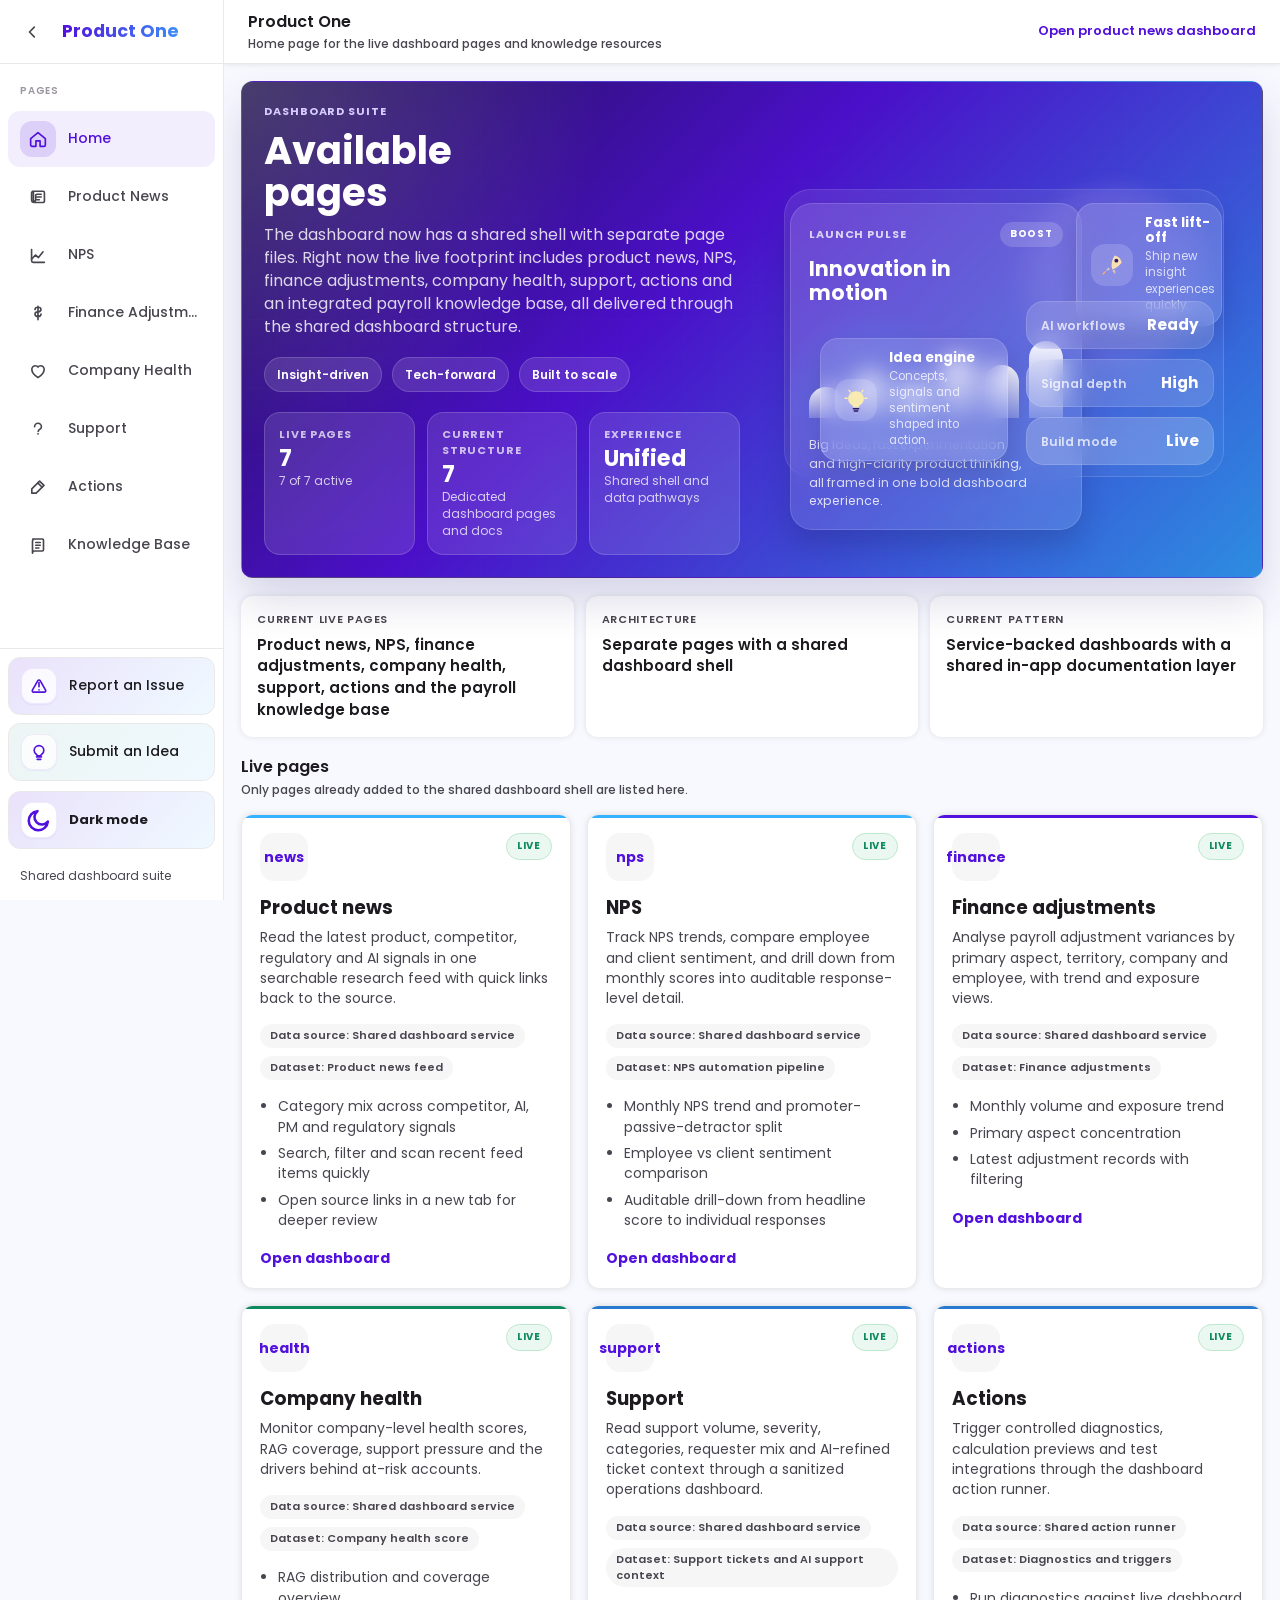
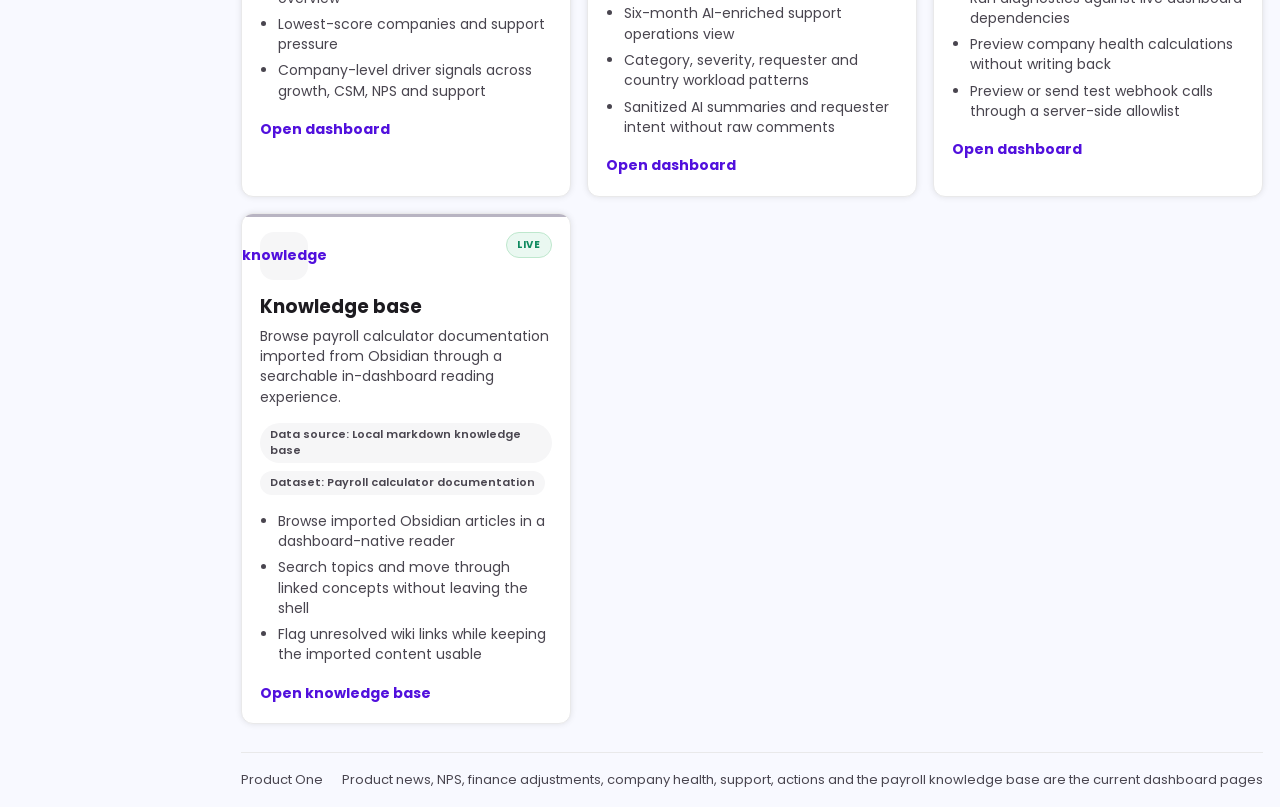
<file: index.html>
<!DOCTYPE html>
<html lang="en">
<head>
<meta charset="UTF-8">
<meta name="viewport" content="width=device-width, initial-scale=1.0">
<title>Product One | Home</title>
<link rel="preconnect" href="https://fonts.googleapis.com">
<link rel="preconnect" href="https://fonts.gstatic.com" crossorigin>
<link href="https://fonts.googleapis.com/css2?family=Poppins:wght@400;500;600;700&display=swap" rel="stylesheet">
<link rel="stylesheet" href="styles.css?v=20260508-sidebar1">
</head>
<body>
<div class="shell">
  <div id="sidebar-root"></div>
  <main class="app">
    <header class="app-header">
      <div class="header-left">
        <div class="logo">Product One</div>
        <div class="header-sub">Home page for the live dashboard pages and knowledge resources</div>
      </div>
      <a class="header-link" href="product-news.html">Open product news dashboard</a>
    </header>
    <section class="app-main">
      <div class="tab-content">
        <section class="page-hero home-banner">
          <div class="home-banner-copy">
            <div class="eyebrow">Dashboard suite</div>
            <h1 class="page-hero-title">Available pages</h1>
            <p class="page-hero-copy">
              The dashboard now has a shared shell with separate page files. Right now the live footprint includes product news, NPS, finance adjustments, company health, support, actions and an integrated payroll knowledge base, all delivered through the shared dashboard structure.
            </p>
            <div class="home-banner-tag-row">
              <span class="home-banner-tag">Insight-driven</span>
              <span class="home-banner-tag">Tech-forward</span>
              <span class="home-banner-tag">Built to scale</span>
            </div>
            <div class="home-banner-stats" id="hero-stats"></div>
          </div>
          <div class="home-banner-scene" aria-hidden="true">
            <div class="banner-grid"></div>
            <div class="banner-glow glow-a"></div>
            <div class="banner-glow glow-b"></div>

            <div class="banner-card banner-card-primary">
              <div class="banner-card-header">
                <span class="banner-card-label">Launch pulse</span>
                <span class="banner-card-pill">Boost</span>
              </div>
              <div class="banner-card-title">Innovation in motion</div>
              <div class="banner-bars">
                <span class="banner-bar bar-1"></span>
                <span class="banner-bar bar-2"></span>
                <span class="banner-bar bar-3"></span>
                <span class="banner-bar bar-4"></span>
                <span class="banner-bar bar-5"></span>
                <span class="banner-bar bar-6"></span>
              </div>
              <p class="banner-card-copy">Big ideas, fast experimentation and high-clarity product thinking, all framed in one bold dashboard experience.</p>
            </div>

            <div class="banner-floating banner-floating-rocket">
              <div class="banner-floating-icon">
                <svg viewBox="0 0 64 64" fill="none" aria-hidden="true">
                  <path d="M38 10C47 12 53 18 54 27C48 34 42 39 33 42C29 33 31 22 38 10Z" fill="currentColor" opacity="0.95"/>
                  <path d="M24 37L18 45L27 43L24 37Z" fill="currentColor" opacity="0.7"/>
                  <path d="M32 45L40 53L39 43L32 45Z" fill="currentColor" opacity="0.65"/>
                  <circle cx="42" cy="22" r="4.5" fill="#2D1A67"/>
                  <path d="M18 45C17 50 13 53 9 55C11 51 14 47 18 45Z" fill="#FDB26B"/>
                </svg>
              </div>
              <div class="banner-floating-copy">
                <strong>Fast lift-off</strong>
                <span>Ship new insight experiences quickly.</span>
              </div>
            </div>

            <div class="banner-floating banner-floating-idea">
              <div class="banner-floating-icon idea">
                <svg viewBox="0 0 64 64" fill="none" aria-hidden="true">
                  <path d="M32 12C21.5 12 14 19.5 14 29C14 35 17.1 40.1 22.3 43.5C24.2 44.8 25.5 47 25.7 49.2H38.3C38.5 47 39.8 44.8 41.7 43.5C46.9 40.1 50 35 50 29C50 19.5 42.5 12 32 12Z" fill="currentColor" opacity="0.9"/>
                  <path d="M26 52H38" stroke="#2D1A67" stroke-width="3.5" stroke-linecap="round"/>
                  <path d="M28 57H36" stroke="#2D1A67" stroke-width="3.5" stroke-linecap="round"/>
                  <path d="M19 14L16 10" stroke="currentColor" stroke-width="3" stroke-linecap="round"/>
                  <path d="M45 14L48 10" stroke="currentColor" stroke-width="3" stroke-linecap="round"/>
                  <path d="M12 28H7" stroke="currentColor" stroke-width="3" stroke-linecap="round"/>
                  <path d="M57 28H52" stroke="currentColor" stroke-width="3" stroke-linecap="round"/>
                </svg>
              </div>
              <div class="banner-floating-copy">
                <strong>Idea engine</strong>
                <span>Concepts, signals and sentiment shaped into action.</span>
              </div>
            </div>

            <div class="banner-tech-panel">
              <div class="banner-tech-chip">
                <span>AI workflows</span>
                <strong>Ready</strong>
              </div>
              <div class="banner-tech-chip">
                <span>Signal depth</span>
                <strong>High</strong>
              </div>
              <div class="banner-tech-chip accent">
                <span>Build mode</span>
                <strong>Live</strong>
              </div>
            </div>
          </div>
        </section>

        <section class="info-strip">
          <div class="info-strip-item">
            <span class="info-strip-label">Current live pages</span>
            <span class="info-strip-value">Product news, NPS, finance adjustments, company health, support, actions and the payroll knowledge base</span>
          </div>
          <div class="info-strip-item">
            <span class="info-strip-label">Architecture</span>
            <span class="info-strip-value">Separate pages with a shared dashboard shell</span>
          </div>
          <div class="info-strip-item">
            <span class="info-strip-label">Current pattern</span>
            <span class="info-strip-value">Service-backed dashboards with a shared in-app documentation layer</span>
          </div>
        </section>

        <section class="section-header">
          <div>
            <h2 class="section-title">Live pages</h2>
            <p class="section-sub">Only pages already added to the shared dashboard shell are listed here.</p>
          </div>
        </section>

        <section class="dashboard-card-grid" id="dashboard-card-grid"></section>

        <section class="home-footer-note">
          <span>Product One</span>
          <span>Product news, NPS, finance adjustments, company health, support, actions and the payroll knowledge base are the current dashboard pages</span>
        </section>
      </div>
    </section>
  </main>
</div>

<script>
  window.__PUBLIC_CONFIG__ = {
    appEnv: 'production',
    apiBaseUrl: 'https://toajcgsenjhtkmhisqkz.supabase.co/functions/v1',
  };
</script>
<script src="dashboard-pages.js?v=20260508-sidebar1"></script>
<script type="module" src="src/services/dashboard-api.browser.js?v=20260508-feedback4"></script>
<script>
  document.getElementById('sidebar-root').outerHTML = window.renderSidebar('home');

  const stats = window.getDashboardStats();
  document.getElementById('hero-stats').innerHTML = `
    <div class="home-banner-stat">
      <span class="home-banner-stat-label">Live pages</span>
      <strong class="home-banner-stat-value">${stats.liveDashboards}</strong>
      <span class="home-banner-stat-meta">${stats.liveDashboards} of ${stats.totalDashboards} active</span>
    </div>
    <div class="home-banner-stat">
      <span class="home-banner-stat-label">Current structure</span>
      <strong class="home-banner-stat-value">${stats.totalDashboards}</strong>
      <span class="home-banner-stat-meta">Dedicated dashboard pages and docs</span>
    </div>
    <div class="home-banner-stat">
      <span class="home-banner-stat-label">Experience</span>
      <strong class="home-banner-stat-value">Unified</strong>
      <span class="home-banner-stat-meta">Shared shell and data pathways</span>
    </div>
  `;

  const cards = window.DASHBOARD_PAGES
    .filter(page => page.id !== 'home')
    .map(page => {
      const meta = page.id === 'product-news'
        ? ['Data source: Shared dashboard service', 'Dataset: Product news feed']
        : page.id === 'nps'
        ? ['Data source: Shared dashboard service', 'Dataset: NPS automation pipeline']
        : page.id === 'company-health'
        ? ['Data source: Shared dashboard service', 'Dataset: Company health score']
        : page.id === 'support'
        ? ['Data source: Shared dashboard service', 'Dataset: Support tickets and AI support context']
        : page.id === 'actions'
        ? ['Data source: Shared action runner', 'Dataset: Diagnostics and triggers']
        : page.id === 'knowledge-base'
        ? ['Data source: Local markdown knowledge base', 'Dataset: Payroll calculator documentation']
        : ['Data source: Shared dashboard service', 'Dataset: Finance adjustments'];
      const highlights = page.id === 'product-news'
        ? [
            'Category mix across competitor, AI, PM and regulatory signals',
            'Search, filter and scan recent feed items quickly',
            'Open source links in a new tab for deeper review',
          ]
        : page.id === 'nps'
        ? [
            'Monthly NPS trend and promoter-passive-detractor split',
            'Employee vs client sentiment comparison',
            'Auditable drill-down from headline score to individual responses',
          ]
        : page.id === 'company-health'
        ? [
            'RAG distribution and coverage overview',
            'Lowest-score companies and support pressure',
            'Company-level driver signals across growth, CSM, NPS and support',
          ]
        : page.id === 'support'
        ? [
            'Six-month AI-enriched support operations view',
            'Category, severity, requester and country workload patterns',
            'Sanitized AI summaries and requester intent without raw comments',
          ]
        : page.id === 'actions'
        ? [
            'Run diagnostics against live dashboard dependencies',
            'Preview company health calculations without writing back',
            'Preview or send test webhook calls through a server-side allowlist',
          ]
        : page.id === 'knowledge-base'
        ? [
            'Browse imported Obsidian articles in a dashboard-native reader',
            'Search topics and move through linked concepts without leaving the shell',
            'Flag unresolved wiki links while keeping the imported content usable',
          ]
        : [
            'Monthly volume and exposure trend',
            'Primary aspect concentration',
            'Latest adjustment records with filtering',
          ];
      return `
        <article class="dashboard-card ${page.accentClass}">
          <div class="dashboard-card-top">
            <div class="dashboard-card-icon">${page.icon}</div>
            <span class="status-pill live">Live</span>
          </div>
          <h3 class="dashboard-card-title">${page.cardTitle}</h3>
          <p class="dashboard-card-copy">${page.description}</p>
          <div class="dashboard-card-meta">
            <span>${meta[0]}</span>
            <span>${meta[1]}</span>
          </div>
          <ul class="dashboard-highlight-list">
            <li>${highlights[0]}</li>
            <li>${highlights[1]}</li>
            <li>${highlights[2]}</li>
          </ul>
          <a class="dashboard-card-link" href="${page.href}">${page.id === 'knowledge-base' ? 'Open knowledge base' : 'Open dashboard'}</a>
        </article>
      `;
    })
    .join('');

  document.getElementById('dashboard-card-grid').innerHTML = cards;
</script>
</body>
</html>
</file>
<file: styles.css>
/* ── Playroll Design Tokens ── */
:root {
  --color-primary-light:   #AF91EF;
  --color-primary-main:    #5110DD;
  --color-primary-dark:    #3A0B9D;

  --color-secondary-main:  #36B1FF;

  --color-error-main:    #F44336;
  --color-success-main:  #66BB6A;
  --color-warning-main:  #FFA726;

  --text-primary:   #1D1B20;
  --text-secondary: #49454F;
  --text-disabled:  #9C96A2;

  --bg-default: #F8F9FF;
  --bg-paper:   #FFFFFF;

  --container-outline:         #7A757F;
  --container-outline-variant: #CAC4CF;
  --surface-low:    #F6F6F7;
  --surface-high:   #E9E9EA;
  --surface-highest:#DADADC;

  --shadow-elevation: 0px 0px 6px rgba(0,0,0,0.1);
  --shadow-menu:      1px 1px 6px 0 #D4D4D4;

  --radius:        12px;
  --radius-sm:     10px;
  --radius-chip:   16px;

  --font: 'Poppins', 'Roboto', sans-serif;

  --chart-text: #49454F;
  --chart-grid: #E9E9EA;
  --chart-bar: #5110DDAA;
  --chart-bar-border: #5110DD;
  --chart-line: #36B1FF;
  --chart-fill: #36B1FF22;
}

body[data-theme="dark"]{
  --text-primary:#F6F4FB;
  --text-secondary:#B6B3C7;
  --text-disabled:#8A8597;

  --bg-default:#0E1120;
  --bg-paper:#171B2E;

  --container-outline:#59607A;
  --container-outline-variant:#373D54;
  --surface-low:#1F2439;
  --surface-high:#2A3148;
  --surface-highest:#39405C;

  --shadow-elevation:0px 14px 36px rgba(0,0,0,0.34);
  --shadow-menu:0px 12px 30px rgba(0,0,0,0.28);

  --chart-text:#D7D2E6;
  --chart-grid:#363E56;
  --chart-bar:#8B6CFFAA;
  --chart-bar-border:#AF91EF;
  --chart-line:#55C6FF;
  --chart-fill:#55C6FF22;
}

*{box-sizing:border-box;margin:0;padding:0}
body{
  background:var(--bg-default);
  color:var(--text-primary);
  font-family:var(--font);
  font-size:0.875rem;
  font-weight:400;
  line-height:1.45;
}
button,select,input{font-family:inherit}

/* ── Layout ── */
.shell{display:flex;min-height:100vh}
.app{flex:1;min-width:0;display:flex;flex-direction:column;overflow:hidden}
.app-header{
  background:var(--bg-paper);
  border-bottom:1px solid var(--surface-high);
  padding:0 24px;
  height:64px;
  display:flex;align-items:center;justify-content:space-between;
  position:sticky;top:0;z-index:100;
  box-shadow:var(--shadow-elevation);
}
.header-left{display:flex;flex-direction:column;gap:2px}
.logo{font-size:1rem;font-weight:600;color:var(--text-primary)}
.header-sub{font-size:0.75rem;font-weight:500;color:var(--text-secondary)}
.app-main{flex:1;padding:clamp(14px,1.35vw,18px);overflow-y:auto}
.tab-content{max-width:1400px;margin:0 auto}
.tab-content-docs{max-width:1680px}

/* ── Sidebar ── */
.sidebar{
  background:var(--bg-paper);
  border-right:1px solid var(--surface-high);
  display:flex;flex-direction:column;flex-shrink:0;
  height:100vh;position:sticky;top:0;
  transition:width 0.2s ease;
  overflow:hidden;z-index:200;
}
.sidebar.open{width:224px}
.sidebar.closed{width:72px}
.sidebar-logo-row{
  height:64px;display:flex;align-items:center;
  padding:0 12px;gap:10px;
  border-bottom:1px solid var(--surface-high);
  flex-shrink:0;overflow:hidden;
}
.sidebar-wordmark{
  font-size:1.1rem;font-weight:700;
  background:linear-gradient(90deg,#5110DD,#36B1FF);
  -webkit-background-clip:text;-webkit-text-fill-color:transparent;
  white-space:nowrap;flex:1;overflow:hidden;
}
.sidebar-toggle{
  flex-shrink:0;
  width:40px;
  height:40px;
  background:none;border:none;cursor:pointer;
  color:var(--text-secondary);padding:0;
  border-radius:12px;display:flex;align-items:center;justify-content:center;
  transition:background .15s,color .15s;
}
.sidebar-toggle:hover{background:var(--surface-low);color:var(--text-primary)}
.theme-toggle{
  width:100%;
  border:none;
  background:linear-gradient(135deg,rgba(81,16,221,0.12),rgba(54,177,255,0.08));
  border:1px solid var(--surface-high);
  border-radius:var(--radius);
  padding:10px 12px;
  display:flex;
  align-items:center;
  gap:12px;
  cursor:pointer;
  color:var(--text-primary);
  transition:transform .12s ease, border-color .12s ease, background .12s ease;
  margin-bottom:10px;
}
.feedback-launcher{
  display:flex;
  flex-direction:column;
  gap:8px;
  margin-bottom:10px;
}
.theme-toggle:hover{
  transform:translateY(-1px);
  border-color:var(--container-outline);
  background:linear-gradient(135deg,rgba(81,16,221,0.18),rgba(54,177,255,0.12));
}
.theme-toggle-icon{
  width:36px;
  height:36px;
  display:inline-flex;
  align-items:center;
  justify-content:center;
  border-radius:12px;
  background:var(--bg-paper);
  color:var(--color-primary-main);
  font-size:1rem;
  flex-shrink:0;
  border:1px solid rgba(81,16,221,0.08);
  box-shadow:0 1px 2px rgba(81,16,221,0.06);
}
.theme-toggle-copy{
  display:flex;
  flex-direction:row;
  align-items:center;
  gap:0;
  min-width:0;
}
.theme-toggle-label{
  font-size:0.8125rem;
  font-weight:700;
  color:var(--text-primary);
  line-height:1.2;
}
.theme-toggle-state{
  display:none;
}
.sidebar-section-label{
  font-size:0.625rem;font-weight:600;
  color:var(--text-disabled);text-transform:uppercase;letter-spacing:.08em;
  padding:12px 20px 4px;white-space:nowrap;overflow:hidden;
  transition:opacity .15s ease;
}
.sidebar-nav-stack{flex:1;overflow-y:auto;padding:8px 0}
.sidebar-nav{padding:8px;display:flex;flex-direction:column;gap:2px}
.nav-item{
  display:flex;align-items:center;gap:12px;
  min-height:48px;
  padding:10px 12px;border-radius:var(--radius);
  cursor:pointer;border:none;background:none;
  color:var(--text-secondary);font-family:var(--font);
  font-size:0.875rem;font-weight:500;text-align:left;
  transition:background .15s,color .15s,border-color .15s;white-space:nowrap;overflow:hidden;
  width:100%;
  text-decoration:none;
  position:relative;
}
.nav-item:hover{background:var(--surface-low);color:var(--text-primary)}
.nav-item.active{background:#5110DD12;color:var(--color-primary-main)}
.nav-icon{
  flex-shrink:0;
  width:36px;
  height:36px;
  display:flex;
  align-items:center;
  justify-content:center;
  border-radius:12px;
  background:transparent;
  color:currentColor;
  transition:background .15s ease,color .15s ease,border-color .15s ease;
}
.nav-icon svg{
  width:22px;
  height:22px;
  display:block;
}
.nav-item:hover .nav-icon{
  background:rgba(81,16,221,0.08);
  color:var(--text-primary);
}
.nav-item.active .nav-icon{
  background:rgba(81,16,221,0.14);
  color:var(--color-primary-main);
}
.nav-label{overflow:hidden;text-overflow:ellipsis;white-space:nowrap}
.sidebar-divider{height:1px;background:var(--surface-high);margin:4px 8px}
.sidebar-footer{padding:8px;border-top:1px solid var(--surface-high)}
.sidebar-footnote{font-size:0.75rem;color:var(--text-secondary);padding:8px 12px}
.nav-action-item{
  border:1px solid var(--surface-high);
  background:linear-gradient(135deg,rgba(81,16,221,0.12),rgba(54,177,255,0.08));
  color:var(--text-primary);
}
.nav-action-item.secondary{
  background:linear-gradient(135deg,rgba(17,132,96,0.08),rgba(54,177,255,0.08));
}
.nav-action-item .nav-icon,
.theme-toggle-icon{
  color:var(--color-primary-main);
}
.nav-action-item .nav-icon{
  background:rgba(255,255,255,0.78);
  border:1px solid rgba(81,16,221,0.08);
  box-shadow:0 1px 2px rgba(81,16,221,0.06);
}
.nav-action-item:hover{
  border-color:var(--container-outline);
  background:linear-gradient(135deg,rgba(81,16,221,0.18),rgba(54,177,255,0.12));
}
.nav-action-item.secondary:hover{
  background:linear-gradient(135deg,rgba(17,132,96,0.14),rgba(54,177,255,0.12));
}
.theme-toggle{
  position:relative;
}
.nav-item[data-nav-meta]:hover::after,
.theme-toggle[data-nav-meta]:hover::after{
  content:attr(data-nav-meta);
  position:absolute;
  left:calc(100% + 12px);
  top:50%;
  transform:translateY(-50%);
  max-width:220px;
  padding:8px 10px;
  border-radius:12px;
  background:var(--text-primary);
  color:var(--bg-paper);
  font-size:0.72rem;
  font-weight:500;
  line-height:1.35;
  box-shadow:var(--shadow-elevation);
  z-index:260;
  white-space:normal;
  pointer-events:none;
}
.sidebar.closed .sidebar-wordmark,
.sidebar.closed .sidebar-section-label,
.sidebar.closed .nav-label,
.sidebar.closed .theme-toggle-copy,
.sidebar.closed .sidebar-footnote{
  opacity:0;
}
.sidebar.closed .sidebar-wordmark,
.sidebar.closed .sidebar-section-label,
.sidebar.closed .nav-label,
.sidebar.closed .theme-toggle-copy{
  width:0;
}
.sidebar.closed .sidebar-logo-row{
  padding-inline:16px;
  justify-content:center;
}
.sidebar.closed .sidebar-nav,
.sidebar.closed .feedback-launcher,
.sidebar.closed .sidebar-footer{
  align-items:center;
}
.sidebar.closed .nav-item,
.sidebar.closed .theme-toggle{
  width:48px;
  min-width:48px;
  padding-inline:0;
  justify-content:center;
  gap:0;
}
.sidebar.closed .theme-toggle{
  margin-inline:auto;
}
.sidebar.closed .sidebar-footer{
  padding-inline:12px;
}
.sidebar.closed .nav-item[data-nav-label]::before,
.sidebar.closed .theme-toggle[data-nav-label]::before{
  content:attr(data-nav-label);
  position:absolute;
  left:calc(100% + 12px);
  top:calc(50% - 15px);
  max-width:220px;
  padding:7px 10px 3px;
  border-radius:12px 12px 4px 4px;
  background:var(--color-primary-main);
  color:#fff;
  font-size:0.72rem;
  font-weight:700;
  box-shadow:var(--shadow-elevation);
  z-index:261;
  white-space:nowrap;
  opacity:0;
  pointer-events:none;
}
.sidebar.closed .nav-item[data-nav-meta]:hover::before,
.sidebar.closed .theme-toggle[data-nav-meta]:hover::before{
  opacity:1;
}
.sidebar.open .nav-item[data-nav-meta]:hover::before,
.sidebar.open .theme-toggle[data-nav-meta]:hover::before{
  content:none;
}
/* ── Tabs ── */
.tab-nav{display:flex;gap:4px}
.tab-btn{
  padding:8px 18px;
  border:none;
  background:transparent;
  color:var(--text-secondary);
  font-family:var(--font);
  font-size:0.8125rem;
  font-weight:500;
  cursor:pointer;
  border-radius:var(--radius);
  transition:background .15s, color .15s;
  white-space:nowrap;
}
.tab-btn:hover{background:var(--surface-low);color:var(--text-primary)}
.tab-btn.active{background:var(--color-primary-main);color:#fff}

/* ── KPI Cards ── */
.kpi-grid{display:grid;grid-template-columns:repeat(auto-fit,minmax(150px,1fr));gap:12px;margin-bottom:20px}
.kpi-card{
  background:var(--bg-paper);
  border-radius:var(--radius);
  padding:16px;
  box-shadow:var(--shadow-elevation);
}
.kpi-label{
  font-size:0.6875rem;font-weight:500;
  color:var(--text-secondary);
  text-transform:uppercase;
  letter-spacing:.06em;
  margin-bottom:6px;
}
.kpi-value{font-size:1.5rem;font-weight:600;color:var(--text-primary);line-height:1.2}
.kpi-value.pos{color:var(--color-success-main)}
.kpi-value.neg{color:var(--color-error-main)}
.kpi-sub{font-size:0.75rem;font-weight:500;color:var(--text-secondary);margin-top:4px}

/* ── Peak Strip ── */
.peak-strip{
  display:flex;
  background:var(--bg-paper);
  border-radius:var(--radius);
  margin-bottom:20px;
  overflow:hidden;
  box-shadow:var(--shadow-elevation);
}
.peak-item{
  flex:1;padding:12px 18px;
  display:flex;flex-direction:column;gap:3px;
  border-right:1px solid var(--surface-high);
}
.peak-item:last-child{border-right:none}
.peak-label{font-size:0.6875rem;font-weight:500;color:var(--text-secondary);text-transform:uppercase;letter-spacing:.06em}
.peak-val{font-size:0.8125rem;font-weight:600;color:var(--text-primary)}
.peak-val.pos{color:var(--color-success-main)}
.peak-val.neg{color:var(--color-error-main)}

/* ── Charts ── */
.charts-row{display:flex;gap:14px;margin-bottom:18px;align-items:flex-start}
.nps-primary-row{
  display:grid;
  grid-template-columns:minmax(360px,420px) minmax(0,1fr);
  align-items:stretch;
}
.nps-primary-row .chart-card{
  margin-bottom:0;
  height:100%;
}
@media(max-width:900px){.charts-row{flex-direction:column}}
.chart-card{
  background:var(--bg-paper);
  border-radius:var(--radius);
  padding:18px;
  margin-bottom:18px;
  box-shadow:var(--shadow-elevation);
}
.chart-title{
  font-size:0.875rem;font-weight:600;color:var(--text-primary);
  margin-bottom:16px;display:flex;align-items:center;gap:10px;flex-wrap:wrap;
}

/* ── Section Headers ── */
.section-header{display:flex;align-items:flex-start;justify-content:space-between;margin-bottom:16px;gap:16px;flex-wrap:wrap}
.section-title{font-size:1rem;font-weight:600;color:var(--text-primary);margin-bottom:3px}
.section-sub{font-size:0.75rem;font-weight:500;color:var(--text-secondary)}
.header-link{
  color:var(--color-primary-main);
  text-decoration:none;
  font-size:0.8125rem;
  font-weight:600;
}
.header-link.static{color:var(--text-secondary)}

/* ── Page Hero ── */
.page-hero{
  display:flex;
  justify-content:space-between;
  gap:24px;
  flex-wrap:wrap;
  background:linear-gradient(135deg,#ffffff 0%,#f7f4ff 50%,#eef6ff 100%);
  border:1px solid var(--surface-high);
  border-radius:var(--radius);
  padding:clamp(18px,2.2vw,22px);
  margin-bottom:18px;
  box-shadow:var(--shadow-elevation);
}
.page-hero.compact{padding:18px}
.hero-stat-block{
  min-width:220px;
  align-self:flex-start;
  background:rgba(255,255,255,0.78);
  border:1px solid rgba(122,117,127,0.14);
  border-radius:18px;
  padding:14px 16px;
  box-shadow:0 14px 28px rgba(81,16,221,0.08);
}
.hero-stat-kicker{
  font-size:0.6875rem;
  font-weight:700;
  color:var(--text-secondary);
  text-transform:uppercase;
  letter-spacing:.08em;
  margin:10px 0 4px;
}
.hero-stat-value{
  font-size:1.125rem;
  font-weight:700;
  color:var(--text-primary);
  line-height:1.2;
}
.hero-stat-meta{
  margin-top:6px;
  color:var(--text-secondary);
  font-size:0.75rem;
  line-height:1.5;
}
.home-banner{
  position:relative;
  overflow:hidden;
  align-items:center;
  min-height:360px;
  background:
    radial-gradient(circle at top left, rgba(255,255,255,0.18), transparent 32%),
    linear-gradient(135deg, #20124c 0%, #4a0fc8 42%, #2d8de1 100%);
  border-color:rgba(255,255,255,0.08);
  box-shadow:0 22px 44px rgba(40, 25, 103, 0.16);
}
.home-banner::before{
  content:"";
  position:absolute;
  inset:0;
  background:
    linear-gradient(90deg, rgba(255,255,255,0.02) 1px, transparent 1px),
    linear-gradient(0deg, rgba(255,255,255,0.02) 1px, transparent 1px);
  background-size:34px 34px;
  opacity:0.45;
  pointer-events:none;
}
.home-banner-copy{
  position:relative;
  z-index:1;
  flex:1 1 420px;
  min-width:320px;
  max-width:620px;
}
.home-banner .eyebrow{
  color:#D7CBFF;
}
.home-banner .page-hero-title{
  color:#fff;
  font-size:clamp(1.9rem, 3vw, 3rem);
  max-width:10ch;
}
.home-banner .page-hero-copy{
  color:rgba(255,255,255,0.82);
  font-size:1rem;
  max-width:56ch;
}
.home-banner-tag-row{
  display:flex;
  flex-wrap:wrap;
  gap:10px;
  margin:18px 0 20px;
}
.home-banner-tag{
  display:inline-flex;
  align-items:center;
  padding:8px 12px;
  border-radius:999px;
  background:rgba(255,255,255,0.12);
  border:1px solid rgba(255,255,255,0.16);
  color:#fff;
  font-size:0.75rem;
  font-weight:600;
}
.home-banner-stats{
  display:grid;
  grid-template-columns:repeat(3, minmax(0, 1fr));
  gap:12px;
}
.home-banner-stat{
  background:rgba(255,255,255,0.12);
  border:1px solid rgba(255,255,255,0.16);
  border-radius:16px;
  padding:14px;
  backdrop-filter:blur(10px);
  display:flex;
  flex-direction:column;
  gap:4px;
}
.home-banner-stat-label{
  font-size:0.6875rem;
  text-transform:uppercase;
  letter-spacing:.08em;
  color:rgba(255,255,255,0.7);
  font-weight:700;
}
.home-banner-stat-value{
  color:#fff;
  font-size:1.4rem;
  line-height:1;
}
.home-banner-stat-meta{
  color:rgba(255,255,255,0.76);
  font-size:0.75rem;
  line-height:1.4;
}
.home-banner-scene{
  position:relative;
  z-index:1;
  flex:1 1 420px;
  min-width:320px;
  min-height:320px;
}
.banner-grid{
  position:absolute;
  inset:20px 16px 12px 20px;
  border-radius:26px;
  border:1px solid rgba(255,255,255,0.12);
  background:linear-gradient(145deg, rgba(255,255,255,0.1), rgba(255,255,255,0.04));
  backdrop-filter:blur(8px);
}
.banner-glow{
  position:absolute;
  border-radius:50%;
  filter:blur(10px);
  opacity:0.6;
}
.banner-glow.glow-a{
  width:180px;
  height:180px;
  right:36px;
  top:18px;
  background:rgba(175,145,239,0.36);
}
.banner-glow.glow-b{
  width:140px;
  height:140px;
  left:36px;
  bottom:24px;
  background:rgba(54,177,255,0.22);
}
.banner-card{
  position:absolute;
  border-radius:22px;
  border:1px solid rgba(255,255,255,0.14);
  background:rgba(255,255,255,0.12);
  backdrop-filter:blur(12px);
  color:#fff;
  box-shadow:0 16px 28px rgba(15, 16, 54, 0.18);
}
.banner-card-primary{
  left:26px;
  right:158px;
  top:34px;
  min-height:214px;
  padding:18px;
}
.banner-card-header{
  display:flex;
  justify-content:space-between;
  align-items:center;
  gap:12px;
  margin-bottom:10px;
}
.banner-card-label{
  font-size:0.6875rem;
  text-transform:uppercase;
  letter-spacing:.08em;
  color:rgba(255,255,255,0.76);
  font-weight:700;
}
.banner-card-pill{
  display:inline-flex;
  align-items:center;
  padding:5px 10px;
  border-radius:999px;
  background:rgba(255,255,255,0.16);
  font-size:0.625rem;
  font-weight:700;
  letter-spacing:.08em;
  text-transform:uppercase;
}
.banner-card-title{
  font-size:1.28rem;
  line-height:1.15;
  font-weight:700;
  max-width:12ch;
}
.banner-bars{
  display:flex;
  align-items:flex-end;
  gap:10px;
  height:92px;
  margin:22px 0 18px;
}
.banner-bar{
  flex:1;
  border-radius:999px 999px 8px 8px;
  background:linear-gradient(180deg, rgba(255,255,255,0.95) 0%, rgba(255,255,255,0.22) 100%);
}
.banner-bar.bar-1{height:34%}
.banner-bar.bar-2{height:50%}
.banner-bar.bar-3{height:40%}
.banner-bar.bar-4{height:68%}
.banner-bar.bar-5{height:58%}
.banner-bar.bar-6{height:84%}
.banner-card-copy{
  font-size:0.78rem;
  line-height:1.5;
  color:rgba(255,255,255,0.82);
  max-width:28ch;
}
.banner-floating{
  position:absolute;
  display:flex;
  align-items:center;
  gap:12px;
  padding:12px 14px;
  border-radius:18px;
  border:1px solid rgba(255,255,255,0.14);
  background:rgba(255,255,255,0.14);
  backdrop-filter:blur(12px);
  box-shadow:0 14px 24px rgba(18, 14, 54, 0.16);
  color:#fff;
}
.banner-floating-rocket{
  top:34px;
  right:18px;
  width:146px;
}
.banner-floating-idea{
  left:56px;
  bottom:28px;
  width:188px;
}
.banner-floating-icon{
  width:42px;
  height:42px;
  border-radius:14px;
  background:rgba(255,255,255,0.16);
  display:flex;
  align-items:center;
  justify-content:center;
  color:#FFE4AF;
  flex-shrink:0;
}
.banner-floating-icon.idea{
  color:#FFF0A8;
}
.banner-floating-icon svg{
  width:28px;
  height:28px;
}
.banner-floating-copy{
  display:flex;
  flex-direction:column;
  gap:2px;
}
.banner-floating-copy strong{
  font-size:0.85rem;
  line-height:1.1;
}
.banner-floating-copy span{
  font-size:0.72rem;
  line-height:1.4;
  color:rgba(255,255,255,0.76);
}
.banner-tech-panel{
  position:absolute;
  right:26px;
  bottom:24px;
  width:188px;
  display:flex;
  flex-direction:column;
  gap:10px;
}
.banner-tech-chip{
  padding:12px 14px;
  border-radius:18px;
  border:1px solid rgba(255,255,255,0.14);
  background:rgba(255,255,255,0.14);
  backdrop-filter:blur(12px);
  display:flex;
  align-items:center;
  justify-content:space-between;
  gap:10px;
  color:#fff;
  font-size:0.76rem;
}
.banner-tech-chip span{
  color:rgba(255,255,255,0.74);
  font-weight:600;
}
.banner-tech-chip strong{
  font-size:0.95rem;
}
.banner-tech-chip.accent{
  background:rgba(255,255,255,0.2);
}
.eyebrow{
  font-size:0.6875rem;
  font-weight:700;
  color:var(--color-primary-main);
  text-transform:uppercase;
  letter-spacing:.08em;
  margin-bottom:10px;
}
.page-hero-title{
  font-size:clamp(1.45rem,2vw,1.7rem);
  line-height:1.1;
  margin-bottom:8px;
}
.page-hero-copy{
  max-width:700px;
  color:var(--text-secondary);
  font-size:0.9rem;
}

/* ── Home Cards ── */
.info-strip{
  display:grid;
  grid-template-columns:repeat(auto-fit,minmax(210px,1fr));
  gap:12px;
  margin-bottom:18px;
}
.info-strip-item{
  background:var(--bg-paper);
  border-radius:var(--radius);
  padding:16px;
  box-shadow:var(--shadow-elevation);
}
.info-strip-label{
  display:block;
  font-size:0.6875rem;
  font-weight:600;
  color:var(--text-secondary);
  text-transform:uppercase;
  letter-spacing:.06em;
  margin-bottom:6px;
}
.info-strip-value{
  display:block;
  font-size:0.9375rem;
  font-weight:600;
  color:var(--text-primary);
}
.dashboard-card-grid{
  display:grid;
  grid-template-columns:repeat(auto-fit,minmax(320px,1fr));
  gap:16px;
}
.dashboard-card-grid.single-card{
  grid-template-columns:minmax(320px, 440px);
}
.dashboard-card{
  background:var(--bg-paper);
  border-radius:var(--radius);
  padding:18px 18px 20px;
  box-shadow:var(--shadow-elevation);
  border:1px solid var(--surface-high);
  position:relative;
  overflow:hidden;
}
.dashboard-card::before{
  content:"";
  position:absolute;
  top:0;
  left:0;
  right:0;
  height:3px;
  background:var(--surface-highest);
}
.dashboard-card.accent-primary::before{background:var(--color-primary-main)}
.dashboard-card.accent-success::before{background:#0F8A5F}
.dashboard-card.accent-info::before{background:#2879D0}
.dashboard-card.accent-danger::before{background:#C23B2A}
.dashboard-card.accent-secondary::before{background:#36B1FF}
.dashboard-card.accent-neutral::before{background:#B8B4C2}
.dashboard-card-top{
  display:flex;
  align-items:flex-start;
  justify-content:space-between;
  gap:12px;
  margin-bottom:16px;
}
.dashboard-card-icon{
  width:48px;
  height:48px;
  border-radius:14px;
  background:var(--surface-low);
  display:flex;
  align-items:center;
  justify-content:center;
  color:var(--color-primary-main);
  font-weight:700;
  font-size:0.875rem;
}
.dashboard-card-title{
  font-size:1.15rem;
  line-height:1.2;
  margin-bottom:8px;
}
.dashboard-card-copy{
  color:var(--text-secondary);
  font-size:0.875rem;
  margin-bottom:16px;
  min-height:0;
}
.dashboard-card-meta{
  display:flex;
  flex-wrap:wrap;
  gap:8px;
  margin-bottom:16px;
}
.dashboard-card-meta span{
  display:inline-flex;
  align-items:center;
  padding:4px 10px;
  border-radius:999px;
  background:var(--surface-low);
  color:var(--text-secondary);
  font-size:0.6875rem;
  font-weight:600;
}
.dashboard-highlight-list{
  margin:0 0 18px 0;
  padding-left:18px;
  color:var(--text-secondary);
  font-size:0.875rem;
}
.dashboard-highlight-list li + li{
  margin-top:6px;
}
.dashboard-card-link{
  color:var(--color-primary-main);
  font-weight:700;
  text-decoration:none;
  font-size:0.875rem;
}
.dashboard-card-link.muted{
  color:var(--text-disabled);
}
.news-card-grid{
  display:grid;
  grid-template-columns:repeat(auto-fit,minmax(260px,1fr));
  gap:16px;
  margin-bottom:18px;
}
.news-card{
  background:var(--bg-paper);
  border-radius:var(--radius);
  padding:18px;
  border:1px solid var(--surface-high);
  box-shadow:var(--shadow-elevation);
  display:flex;
  flex-direction:column;
  gap:12px;
}
.news-card-top{
  display:flex;
  align-items:flex-start;
  justify-content:space-between;
  gap:12px;
}
.news-card-title{
  font-size:1rem;
  line-height:1.35;
  color:var(--text-primary);
}
.news-card-meta{
  display:flex;
  flex-wrap:wrap;
  gap:8px;
}
.news-card-summary,
.news-card-insight{
  color:var(--text-secondary);
  font-size:0.8125rem;
  line-height:1.58;
}
.news-card-insight{
  color:var(--text-primary);
  background:var(--surface-low);
  border-radius:14px;
  padding:12px 14px;
}
.news-card-footer{
  margin-top:auto;
  display:flex;
  align-items:center;
  justify-content:space-between;
  gap:10px;
  flex-wrap:wrap;
}
.news-link{
  display:inline-flex;
  align-items:center;
  gap:6px;
  color:var(--color-primary-main);
  text-decoration:none;
  font-size:0.8125rem;
  font-weight:700;
}
.news-link:hover{text-decoration:underline}
.product-news-tabs{
  display:flex;
  justify-content:space-between;
  align-items:center;
  gap:16px;
  flex-wrap:wrap;
  margin-bottom:18px;
}
.product-news-tabs-copy{
  color:var(--text-secondary);
  font-size:0.8125rem;
  max-width:52ch;
}
.story-spotlight-grid{
  display:grid;
  grid-template-columns:repeat(auto-fit,minmax(260px,1fr));
  gap:16px;
  margin-bottom:18px;
}
.story-spotlight-card{
  background:var(--bg-paper);
  border-radius:var(--radius);
  padding:18px;
  border:1px solid var(--surface-high);
  box-shadow:var(--shadow-elevation);
  display:flex;
  flex-direction:column;
  gap:12px;
}
.story-spotlight-head{
  display:flex;
  align-items:flex-start;
  justify-content:space-between;
  gap:12px;
}
.story-spotlight-title{
  font-size:1rem;
  line-height:1.35;
}
.story-spotlight-summary{
  color:var(--text-secondary);
  font-size:0.8125rem;
  line-height:1.6;
}
.story-spotlight-footer{
  margin-top:auto;
  display:flex;
  align-items:center;
  justify-content:space-between;
  gap:10px;
  flex-wrap:wrap;
}
.story-icon{
  width:46px;
  height:46px;
  border-radius:16px;
  display:inline-flex;
  align-items:center;
  justify-content:center;
  flex-shrink:0;
  border:1px solid transparent;
}
.story-icon svg{
  width:22px;
  height:22px;
}
.story-icon.regulatory{
  color:#0F8A5F;
  background:#EAF8F1;
  border-color:#BEE7CD;
}
.story-icon.competitor{
  color:#2879D0;
  background:#EAF5FF;
  border-color:#BFDDFF;
}
.story-icon.ai{
  color:#4E3AA5;
  background:#F1EBFF;
  border-color:#D5C7FF;
}
.story-icon.pm{
  color:#B56B00;
  background:#FFF5E6;
  border-color:#FFD8A7;
}
.story-icon.general{
  color:var(--text-secondary);
  background:var(--surface-low);
  border-color:var(--surface-high);
}
.feed-list{
  display:flex;
  flex-direction:column;
  gap:14px;
}
.feed-item{
  background:var(--bg-paper);
  border-radius:var(--radius);
  padding:18px 20px;
  border:1px solid var(--surface-high);
  box-shadow:var(--shadow-elevation);
}
.feed-item-head{
  display:flex;
  align-items:flex-start;
  justify-content:space-between;
  gap:16px;
}
.feed-item-main{
  display:flex;
  gap:14px;
  flex:1;
  min-width:0;
}
.feed-item-body{
  flex:1;
  min-width:0;
}
.feed-item-topline{
  display:flex;
  align-items:flex-start;
  gap:12px;
  justify-content:space-between;
  flex-wrap:wrap;
  margin-bottom:8px;
}
.feed-item-title{
  font-size:1.05rem;
  line-height:1.35;
  color:var(--text-primary);
}
.feed-item-meta{
  display:flex;
  flex-wrap:wrap;
  gap:8px;
  margin-bottom:10px;
}
.feed-item-summary{
  color:var(--text-secondary);
  font-size:0.875rem;
  line-height:1.65;
}
.feed-item-side{
  min-width:160px;
  display:flex;
  flex-direction:column;
  align-items:flex-end;
  gap:10px;
}
.feed-item-side .news-pill{
  white-space:nowrap;
}
.feed-item-actions{
  display:flex;
  align-items:center;
  justify-content:flex-end;
  gap:10px;
  flex-wrap:wrap;
}
.feed-item-link{
  display:inline-flex;
  align-items:center;
  gap:6px;
  color:var(--color-primary-main);
  text-decoration:none;
  font-size:0.8125rem;
  font-weight:700;
}
.feed-item-link:hover{text-decoration:underline}
.feed-item-toggle{
  border:none;
  background:var(--surface-low);
  color:var(--text-primary);
  border-radius:999px;
  padding:8px 12px;
  font-size:0.75rem;
  font-weight:700;
  cursor:pointer;
}
.feed-item-toggle:hover{
  background:var(--surface-high);
}
.feed-item-details{
  margin-top:14px;
  padding-top:14px;
  border-top:1px solid var(--surface-high);
  display:grid;
  grid-template-columns:repeat(auto-fit,minmax(180px,1fr));
  gap:12px;
}
.feed-detail-card{
  background:var(--surface-low);
  border-radius:14px;
  padding:12px 14px;
}
.feed-detail-label{
  display:block;
  color:var(--text-secondary);
  font-size:0.6875rem;
  font-weight:700;
  letter-spacing:.08em;
  text-transform:uppercase;
  margin-bottom:4px;
}
.feed-detail-value{
  color:var(--text-primary);
  font-size:0.8125rem;
  line-height:1.55;
}
.feed-item-insight{
  grid-column:1 / -1;
}
.feed-item-insight .feed-detail-value{
  color:var(--text-secondary);
}
.support-insight-grid{
  display:grid;
  grid-template-columns:repeat(auto-fit,minmax(280px,1fr));
  gap:14px;
  margin-bottom:18px;
}
.support-insight-card{
  background:var(--bg-paper);
  border:1px solid var(--surface-high);
  border-radius:var(--radius);
  padding:16px;
  box-shadow:var(--shadow-elevation);
  display:flex;
  flex-direction:column;
  gap:12px;
}
.support-insight-head{
  display:flex;
  align-items:flex-start;
  justify-content:space-between;
  gap:12px;
}
.support-insight-title{
  font-size:0.9375rem;
  font-weight:700;
  color:var(--text-primary);
  margin-bottom:6px;
}
.support-insight-meta{
  display:flex;
  gap:6px;
  flex-wrap:wrap;
  font-size:0.6875rem;
  color:var(--text-secondary);
  font-weight:600;
}
.support-insight-copy{
  color:var(--text-primary);
  font-size:0.8125rem;
  line-height:1.55;
}
.support-intent-box{
  background:var(--surface-low);
  border:1px solid var(--surface-high);
  border-radius:var(--radius-sm);
  padding:10px 12px;
}
.support-intent-box span,
.support-note-card span{
  display:block;
  color:var(--text-secondary);
  font-size:0.6875rem;
  font-weight:700;
  text-transform:uppercase;
  letter-spacing:.06em;
  margin-bottom:4px;
}
.support-intent-box strong{
  color:var(--text-primary);
  font-size:0.8125rem;
  line-height:1.45;
}
.support-insight-foot{
  display:flex;
  flex-wrap:wrap;
  gap:6px;
  margin-top:auto;
}
.support-note-grid{
  display:grid;
  grid-template-columns:repeat(auto-fit,minmax(160px,1fr));
  gap:12px;
  margin-bottom:14px;
}
.support-note-card{
  background:var(--surface-low);
  border:1px solid var(--surface-high);
  border-radius:var(--radius-sm);
  padding:12px;
}
.support-note-card strong{
  color:var(--text-primary);
  font-size:1.25rem;
}
.support-note-list{
  margin:0;
  padding-left:18px;
  color:var(--text-secondary);
  font-size:0.8125rem;
  line-height:1.7;
}
.category-badge{
  display:inline-flex;
  align-items:center;
  padding:5px 10px;
  border-radius:999px;
  font-size:0.625rem;
  font-weight:700;
  letter-spacing:.08em;
  text-transform:uppercase;
}
.category-badge.regulatory{
  color:#0F8A5F;
  background:#EAF8F1;
  border:1px solid #BEE7CD;
}
.category-badge.competitor{
  color:#2879D0;
  background:#EAF5FF;
  border:1px solid #BFDDFF;
}
.category-badge.ai{
  color:#4E3AA5;
  background:#F1EBFF;
  border:1px solid #D5C7FF;
}
.category-badge.pm{
  color:#B56B00;
  background:#FFF5E6;
  border:1px solid #FFD8A7;
}
.category-badge.general{
  color:var(--text-secondary);
  background:var(--surface-low);
  border:1px solid var(--surface-high);
}
.news-pill-row{
  display:flex;
  flex-wrap:wrap;
  gap:8px;
}
.news-pill{
  display:inline-flex;
  align-items:center;
  padding:4px 10px;
  border-radius:999px;
  background:var(--surface-low);
  color:var(--text-secondary);
  font-size:0.6875rem;
  font-weight:600;
}
.news-table-headline{
  white-space:normal!important;
  min-width:260px;
}
.news-table-headline strong{
  display:block;
  margin-bottom:4px;
}
.news-table-headline span{
  display:block;
  color:var(--text-secondary);
  font-size:0.75rem;
  line-height:1.45;
}
.table-source-link{
  color:var(--color-primary-main);
  text-decoration:none;
  font-weight:600;
}
.table-source-link:hover{text-decoration:underline}
.compact-stat-list{
  display:grid;
  grid-template-columns:repeat(auto-fit,minmax(150px,1fr));
  gap:10px;
}
.compact-stat{
  background:var(--surface-low);
  border-radius:14px;
  padding:12px 14px;
}
.compact-stat-label{
  display:block;
  color:var(--text-secondary);
  font-size:0.6875rem;
  font-weight:600;
  text-transform:uppercase;
  letter-spacing:.06em;
  margin-bottom:4px;
}
.compact-stat-value{
  color:var(--text-primary);
  font-size:0.95rem;
  font-weight:700;
}
.compact-stat-meta{
  display:block;
  color:var(--text-secondary);
  font-size:0.75rem;
  line-height:1.45;
  margin-top:4px;
}
.empty-inline{
  color:var(--text-secondary);
  font-size:0.8125rem;
}
body[data-theme="dark"] .category-badge.regulatory,
body[data-theme="dark"] .story-icon.regulatory{
  color:#7BE1AF;
  background:#163529;
  border-color:#24513F;
}
body[data-theme="dark"] .category-badge.competitor,
body[data-theme="dark"] .story-icon.competitor{
  color:#8FCAFF;
  background:#112B43;
  border-color:#23486B;
}
body[data-theme="dark"] .category-badge.ai,
body[data-theme="dark"] .story-icon.ai{
  color:#D7C6FF;
  background:#271D4A;
  border-color:#40306E;
}
body[data-theme="dark"] .category-badge.pm,
body[data-theme="dark"] .story-icon.pm{
  color:#FFD38C;
  background:#3B2A13;
  border-color:#65441E;
}
body[data-theme="dark"] .home-banner{
  box-shadow:0 22px 44px rgba(0, 0, 0, 0.34);
}
body[data-theme="dark"] .theme-toggle-icon{
  background:#111526;
}
body[data-theme="dark"] .page-hero:not(.home-banner){
  background:
    radial-gradient(circle at top right, rgba(99,132,255,0.12), transparent 32%),
    linear-gradient(135deg, #1B2034 0%, #171B2E 52%, #182237 100%);
  border-color:#303752;
  box-shadow:0 20px 36px rgba(0,0,0,0.28);
}
body[data-theme="dark"] .page-hero:not(.home-banner) .page-hero-copy{
  color:#C7C1D8;
}
body[data-theme="dark"] .page-hero:not(.home-banner) .eyebrow{
  color:#CDBDFF;
}
body[data-theme="dark"] .hero-stat-block{
  background:rgba(11,15,29,0.46);
  border-color:#3B4561;
  box-shadow:none;
}
body[data-theme="dark"] .hero-stat-kicker{
  color:#A9A2BC;
}
body[data-theme="dark"] .hero-stat-meta{
  color:#B8B3C8;
}
.action-card-grid{
  display:grid;
  grid-template-columns:repeat(auto-fit,minmax(280px,1fr));
  gap:16px;
  margin-bottom:18px;
}
.action-card{
  background:var(--bg-paper);
  border-radius:var(--radius);
  padding:18px;
  border:1px solid var(--surface-high);
  box-shadow:var(--shadow-elevation);
  display:flex;
  flex-direction:column;
  gap:14px;
}
.action-card-header{
  display:flex;
  align-items:flex-start;
  justify-content:space-between;
  gap:12px;
}
.action-card-eyebrow{
  font-size:0.6875rem;
  font-weight:700;
  color:var(--text-secondary);
  letter-spacing:.08em;
  text-transform:uppercase;
  margin-bottom:6px;
}
.action-card-title{
  font-size:1.15rem;
  line-height:1.2;
}
.action-card-copy{
  color:var(--text-secondary);
  font-size:0.875rem;
  line-height:1.55;
}
.action-status-pill,
.result-status-pill{
  display:inline-flex;
  align-items:center;
  justify-content:center;
  padding:5px 10px;
  border-radius:999px;
  font-size:0.625rem;
  font-weight:700;
  text-transform:uppercase;
  letter-spacing:.08em;
}
.impact-safe{
  color:#0F8A5F;
  background:#EAF8F1;
  border:1px solid #BEE7CD;
}
.impact-internal{
  color:#4E3AA5;
  background:#F1EBFF;
  border:1px solid #D5C7FF;
}
.impact-integration{
  color:#2879D0;
  background:#EAF5FF;
  border:1px solid #BFDDFF;
}
.action-tag-row{
  display:flex;
  flex-wrap:wrap;
  gap:8px;
}
.action-tag{
  display:inline-flex;
  align-items:center;
  padding:4px 10px;
  border-radius:999px;
  background:var(--surface-low);
  color:var(--text-secondary);
  font-size:0.6875rem;
  font-weight:600;
}
.action-btn-row{
  display:flex;
  flex-wrap:wrap;
  gap:10px;
}
.action-btn{
  border:none;
  cursor:pointer;
  border-radius:var(--radius-sm);
  padding:10px 14px;
  background:var(--color-primary-main);
  color:#fff;
  font-family:var(--font);
  font-size:0.8125rem;
  font-weight:600;
  transition:transform .12s ease, opacity .12s ease, background .12s ease;
}
.action-btn:hover{transform:translateY(-1px)}
.action-btn.secondary{
  background:var(--surface-low);
  color:var(--text-primary);
  border:1px solid var(--surface-highest);
}
.action-btn:disabled{
  opacity:0.55;
  cursor:not-allowed;
  transform:none;
}
.action-card-footer{
  margin-top:auto;
  padding-top:12px;
  border-top:1px solid var(--surface-high);
}
.action-card-footer-label{
  display:block;
  font-size:0.6875rem;
  font-weight:600;
  letter-spacing:.06em;
  text-transform:uppercase;
  color:var(--text-secondary);
  margin-bottom:6px;
}
.action-card-footer-line{
  display:flex;
  align-items:center;
  gap:8px;
  flex-wrap:wrap;
  color:var(--text-secondary);
  font-size:0.8125rem;
}
.action-result-panel{
  margin-bottom:0;
}
.action-result-stack{
  display:flex;
  flex-direction:column;
  gap:14px;
}
.action-result-meta{
  display:grid;
  grid-template-columns:repeat(auto-fit,minmax(140px,1fr));
  gap:12px;
}
.action-result-label{
  font-size:0.6875rem;
  font-weight:600;
  text-transform:uppercase;
  letter-spacing:.08em;
  color:var(--text-secondary);
  margin-bottom:4px;
}
.action-result-value{
  color:var(--text-primary);
  font-size:0.875rem;
  font-weight:600;
}
.action-result-message-row{
  display:flex;
  align-items:center;
  flex-wrap:wrap;
  gap:10px;
  color:var(--text-secondary);
  font-size:0.875rem;
}
.result-status-pill.pos{
  color:#0F8A5F;
  background:#EAF8F1;
  border:1px solid #BEE7CD;
}
.result-status-pill.neg{
  color:#C23B2A;
  background:#FFF0EE;
  border:1px solid #F7C5BE;
}
.action-result-code{
  margin:0;
  padding:14px;
  border-radius:14px;
  background:#15122A;
  color:#E6E0FF;
  font-size:0.75rem;
  line-height:1.55;
  overflow:auto;
}
.status-pill{
  display:inline-flex;
  align-items:center;
  justify-content:center;
  padding:5px 10px;
  border-radius:999px;
  font-size:0.625rem;
  font-weight:700;
  text-transform:uppercase;
  letter-spacing:.08em;
}
.status-pill.live{
  color:#0F8A5F;
  background:#EAF8F1;
  border:1px solid #BEE7CD;
}
.status-pill.coming-soon{
  color:#B56B00;
  background:#FFF5E6;
  border:1px solid #FFD8A7;
}
.home-footer-note{
  margin-top:28px;
  padding-top:18px;
  border-top:1px solid var(--surface-high);
  color:var(--text-secondary);
  font-size:0.8125rem;
  display:flex;
  justify-content:space-between;
  gap:16px;
  flex-wrap:wrap;
}
.feedback-modal-open{
  overflow:hidden;
}
.feedback-modal-shell{
  position:fixed;
  inset:0;
  z-index:400;
  display:flex;
  align-items:center;
  justify-content:center;
  padding:24px;
}
.feedback-modal-shell[hidden]{
  display:none !important;
}
.feedback-modal-backdrop{
  position:absolute;
  inset:0;
  background:rgba(15,18,36,0.56);
  backdrop-filter:blur(4px);
}
.feedback-modal-card{
  position:relative;
  width:min(100%, 620px);
  background:var(--bg-paper);
  border:1px solid var(--surface-high);
  border-radius:20px;
  box-shadow:0 24px 48px rgba(18, 16, 42, 0.24);
  padding:24px;
}
.feedback-modal-close{
  position:absolute;
  top:16px;
  right:16px;
  width:36px;
  height:36px;
  border:none;
  border-radius:10px;
  background:var(--surface-low);
  color:var(--text-secondary);
  font-size:1.4rem;
  line-height:1;
  cursor:pointer;
}
.feedback-modal-eyebrow{
  font-size:0.6875rem;
  font-weight:700;
  color:var(--color-primary-main);
  text-transform:uppercase;
  letter-spacing:.08em;
  margin-bottom:8px;
}
.feedback-modal-title{
  font-size:1.4rem;
  line-height:1.2;
  margin-bottom:10px;
  color:var(--text-primary);
}
.feedback-modal-copy{
  color:var(--text-secondary);
  font-size:0.875rem;
  line-height:1.55;
  margin-bottom:18px;
  max-width:58ch;
}
.feedback-form{
  display:flex;
  flex-direction:column;
  gap:14px;
}
.feedback-form-grid{
  display:grid;
  grid-template-columns:repeat(2,minmax(0,1fr));
  gap:12px;
}
.feedback-field{
  display:flex;
  flex-direction:column;
  gap:7px;
}
.feedback-field span{
  color:var(--text-secondary);
  font-size:0.75rem;
  font-weight:600;
}
.feedback-input{
  width:100%;
  border:1px solid var(--surface-highest);
  border-radius:14px;
  background:var(--bg-paper);
  color:var(--text-primary);
  padding:11px 13px;
  font-size:0.875rem;
  outline:none;
  transition:border-color .12s ease, box-shadow .12s ease;
}
.feedback-input:focus{
  border-color:var(--color-primary-main);
  box-shadow:0 0 0 4px rgba(81,16,221,0.08);
}
.feedback-textarea{
  resize:vertical;
  min-height:160px;
}
.feedback-form-note{
  color:var(--text-secondary);
  font-size:0.75rem;
  line-height:1.45;
}
.feedback-form-status{
  min-height:20px;
  font-size:0.8125rem;
  font-weight:600;
  color:var(--text-secondary);
}
.feedback-form-status.success{
  color:#0F8A5F;
}
.feedback-form-status.error{
  color:#C23B2A;
}
.feedback-form-actions{
  display:flex;
  justify-content:flex-end;
  gap:10px;
  flex-wrap:wrap;
}

/* ── Tables ── */
.table-wrap{overflow-x:auto;border-radius:var(--radius);border:1px solid var(--surface-high);margin-bottom:18px}
table.data-table{width:100%;border-collapse:collapse;font-size:0.8125rem}
table.data-table thead{background:var(--surface-low)}
table.data-table th{
  padding:9px 12px;text-align:left;
  font-size:0.6875rem;font-weight:500;
  color:var(--text-secondary);
  text-transform:uppercase;letter-spacing:.06em;
  white-space:nowrap;
}
table.data-table th.r{text-align:right}
table.data-table td{
  padding:9px 12px;
  border-top:1px solid var(--surface-high);
  color:var(--text-primary);
  white-space:nowrap;
}
table.data-table td.r{text-align:right}
table.data-table td.pos{color:var(--color-success-main)}
table.data-table td.neg{color:var(--color-error-main)}
.gap-row{cursor:pointer;transition:background .1s}
.gap-row:hover,.gap-row.open{background:var(--surface-low)}
.expand-cell{color:var(--text-secondary);font-size:0.625rem;width:28px;padding-left:16px!important}
.gap-name{font-weight:600}
.priority-badge{
  display:inline-block;padding:3px 10px;
  border-radius:var(--radius-chip);
  font-size:0.6875rem;font-weight:600;
}
.code-pill{
  background:#5110DD15;color:var(--color-primary-main);
  padding:2px 8px;border-radius:6px;font-size:0.6875rem;font-family:monospace;
}

/* ── Detail Panel ── */
.detail-td{padding:0!important;border-top:none!important}
.detail-panel{background:var(--surface-low);padding:16px 24px;border-top:1px solid var(--surface-high)}
.detail-sub-hdr{font-size:0.6875rem;font-weight:600;color:var(--text-secondary);text-transform:uppercase;letter-spacing:.06em;margin-bottom:10px}
table.sub-table{width:100%;border-collapse:collapse;font-size:0.75rem}
table.sub-table th{padding:5px 12px;text-align:left;color:var(--text-secondary);font-size:0.6875rem;text-transform:uppercase;letter-spacing:.05em;font-weight:500}
table.sub-table th.r{text-align:right}
table.sub-table td{padding:6px 12px;border-top:1px solid var(--surface-high);color:var(--text-primary)}
table.sub-table td.r{text-align:right}
table.sub-table td.pos{color:var(--color-success-main)}
table.sub-table td.neg{color:var(--color-error-main)}

/* ── Filters ── */
.filter-panel{
  display:flex;gap:12px;flex-wrap:wrap;align-items:flex-end;
  background:var(--bg-paper);
  border-radius:var(--radius);
  padding:14px;
  margin-bottom:18px;
  box-shadow:var(--shadow-elevation);
}
.filter-group{display:flex;flex-direction:column;gap:4px;min-width:160px}
.filter-group label{
  font-size:0.6875rem;font-weight:500;
  color:var(--text-secondary);
  text-transform:uppercase;letter-spacing:.06em;
}
.f-select{
  background:var(--bg-paper);
  border:1px solid var(--container-outline-variant);
  color:var(--text-primary);
  padding:7px 28px 7px 10px;
  border-radius:var(--radius-sm);
  font-size:0.8125rem;
  font-family:var(--font);
  cursor:pointer;
  appearance:none;
  background-image:url("data:image/svg+xml,%3Csvg xmlns='http://www.w3.org/2000/svg' width='10' height='6'%3E%3Cpath d='M0 0l5 6 5-6z' fill='%2349454F'/%3E%3C/svg%3E");
  background-repeat:no-repeat;background-position:right 10px center;
  transition:border-color .15s;
}
.f-input{
  background:var(--bg-paper);
  border:1px solid var(--container-outline-variant);
  color:var(--text-primary);
  padding:8px 10px;
  border-radius:var(--radius-sm);
  font-size:0.8125rem;
  font-family:var(--font);
}
.f-input::placeholder{color:var(--text-disabled)}
.nps-toolbar{
  align-items:flex-end;
  margin-bottom:14px;
}
.nps-toolbar-control{
  min-width:220px;
  max-width:240px;
}
.nps-headline-card{
  flex:0.78;
  min-width:360px;
  min-height:356px;
}
.nps-chart-main{flex:2.05}
.nps-chart-side{flex:0.85}
.nps-headline-layout{
  min-height:302px;
  display:flex;
  flex-direction:column;
  gap:12px;
  align-items:flex-start;
  justify-content:center;
}
.nps-headline-copy{
  width:100%;
}
.nps-gauge-layout{
  display:flex;
  flex-direction:column;
  gap:0;
  align-items:flex-start;
}
.nps-gauge-wrap{
  width:260px;
  max-width:100%;
  margin:2px auto 0;
  text-align:center;
}
.nps-gauge-svg{
  width:100%;
  height:auto;
  display:block;
  margin-top:2px;
}
.nps-gauge-score-block{
  text-align:center;
  margin-bottom:-6px;
}
.nps-gauge-score{
  font-size:2rem;
  font-weight:700;
  line-height:1;
}
.nps-gauge-score-label{
  margin-top:3px;
  font-size:0.7rem;
  font-weight:700;
  color:var(--text-secondary);
  text-transform:uppercase;
  letter-spacing:.08em;
}
.nps-gauge-score-meta{
  margin-top:3px;
  font-size:0.7rem;
  line-height:1.35;
  color:var(--text-secondary);
}
.nps-detail-grid{
  display:grid;
  grid-template-columns:repeat(3,minmax(0,1fr));
  gap:8px;
}
.nps-detail-strip{
  grid-template-columns:repeat(6,minmax(0,1fr));
  margin-bottom:18px;
}
.nps-mini-kpi{
  border-radius:12px;
  padding:8px 10px;
  background:var(--surface-low);
}
.nps-mini-kpi span{
  display:block;
  font-size:0.6875rem;
  font-weight:700;
  text-transform:uppercase;
  letter-spacing:.08em;
  margin-bottom:4px;
}
.nps-mini-kpi strong{
  font-size:1.1rem;
  line-height:1;
}
.nps-mini-kpi.promoter span,
.nps-mini-kpi.promoter strong{color:#0F8A5F}
.nps-mini-kpi.passive span,
.nps-mini-kpi.passive strong{color:#B56B00}
.nps-mini-kpi.detractor span,
.nps-mini-kpi.detractor strong{color:#C23B2A}
.nps-headline-copy p{
  color:var(--text-secondary);
  font-size:0.875rem;
  line-height:1.65;
  margin:0;
}
.nps-segment-grid{
  display:grid;
  grid-template-columns:repeat(auto-fit,minmax(200px,1fr));
  gap:14px;
  margin-bottom:18px;
}
.nps-segment-card{
  background:var(--bg-paper);
  border:1px solid var(--surface-high);
  border-radius:var(--radius);
  padding:18px;
  box-shadow:var(--shadow-elevation);
}
.nps-segment-card.leader{
  border-color:#BFD7FF;
  box-shadow:0 14px 28px rgba(40,121,208,0.12);
}
.nps-segment-top{
  display:flex;
  align-items:center;
  justify-content:space-between;
  gap:12px;
  margin-bottom:12px;
}
.nps-segment-label{
  font-size:0.75rem;
  font-weight:700;
  color:var(--text-secondary);
  text-transform:uppercase;
  letter-spacing:.08em;
}
.nps-segment-score{
  font-size:2rem;
  line-height:1;
  font-weight:700;
  margin-bottom:8px;
}
.nps-segment-meta{
  color:var(--text-secondary);
  font-size:0.8125rem;
}
.nps-badge{
  display:inline-flex;
  align-items:center;
  justify-content:center;
  padding:4px 10px;
  border-radius:999px;
  font-size:0.6875rem;
  font-weight:700;
}
.nps-badge.promoter{
  color:#0F8A5F;
  background:#EAF8F1;
  border:1px solid #BEE7CD;
}
.nps-badge.passive{
  color:#B56B00;
  background:#FFF5E6;
  border:1px solid #FFD8A7;
}
.nps-badge.detractor{
  color:#C23B2A;
  background:#FFF0EE;
  border:1px solid #F7C5BE;
}
.nps-badge.neutral{
  color:var(--text-secondary);
  background:var(--surface-low);
  border:1px solid var(--surface-high);
}
.nps-reason-cell{
  white-space:normal!important;
  max-width:340px;
  color:var(--text-secondary)!important;
  line-height:1.55;
}
.nps-coverage-grid{
  display:grid;
  grid-template-columns:repeat(auto-fit,minmax(200px,1fr));
  gap:14px;
  margin-bottom:18px;
}
.nps-coverage-card{
  background:var(--bg-paper);
  border:1px solid var(--surface-high);
  border-radius:var(--radius);
  padding:16px;
  box-shadow:var(--shadow-elevation);
}
.nps-coverage-top{
  display:flex;
  align-items:center;
  justify-content:space-between;
  gap:12px;
  margin-bottom:10px;
  font-size:0.8125rem;
  color:var(--text-secondary);
}
.nps-coverage-top strong{
  color:var(--text-primary);
  font-size:1rem;
}
.nps-coverage-bar{
  height:10px;
  border-radius:999px;
  background:var(--surface-low);
  overflow:hidden;
  margin-bottom:8px;
}
.nps-coverage-bar span{
  display:block;
  height:100%;
  border-radius:999px;
  background:linear-gradient(90deg,var(--color-primary-main),var(--color-secondary-main));
}
.nps-coverage-meta{
  color:var(--text-secondary);
  font-size:0.75rem;
}

body[data-theme="dark"] .nps-badge.promoter{
  color:#7BE1AF;
  background:#163529;
  border-color:#24513F;
}
body[data-theme="dark"] .nps-badge.passive{
  color:#FFD38C;
  background:#3B2A13;
  border-color:#65441E;
}
body[data-theme="dark"] .nps-badge.detractor{
  color:#FFB3A6;
  background:#40201E;
  border-color:#6A2F2B;
}

/* ── Knowledge Base ── */
.kb-layout{
  display:grid;
  grid-template-columns:minmax(260px,320px) minmax(0,1fr);
  gap:18px;
  align-items:start;
}
.kb-layout.sidebar-collapsed{
  grid-template-columns:68px minmax(0,1fr);
}
.kb-sidebar-panel,
.kb-sidebar-rail,
.kb-article-panel{
  background:var(--bg-paper);
  border-radius:var(--radius);
  box-shadow:var(--shadow-elevation);
}
.kb-sidebar-panel{
  position:sticky;
  top:84px;
  overflow:hidden;
}
.kb-sidebar-top{
  padding:18px 18px 14px;
  border-bottom:1px solid var(--surface-high);
}
.kb-sidebar-top p{
  margin-top:8px;
  color:var(--text-secondary);
  font-size:0.8125rem;
  line-height:1.55;
}
.kb-sidebar-body{
  max-height:calc(100vh - 170px);
  overflow:auto;
  padding:14px;
}
.kb-sidebar-rail{
  position:sticky;
  top:84px;
  padding:12px 10px;
  display:flex;
  flex-direction:column;
  align-items:center;
  gap:14px;
}
.kb-rail-toggle,
.kb-rail-clear{
  width:100%;
  border:1px solid var(--surface-high);
  border-radius:14px;
  background:var(--bg-paper);
  color:var(--text-secondary);
  padding:10px 6px;
  font-size:0.6875rem;
  font-weight:700;
  line-height:1.2;
  text-align:center;
  cursor:pointer;
  transition:border-color .15s ease, background .15s ease, color .15s ease, transform .15s ease;
}
.kb-rail-toggle:hover,
.kb-rail-clear:hover{
  border-color:var(--container-outline);
  color:var(--text-primary);
  background:var(--surface-low);
  transform:translateY(-1px);
}
.kb-rail-meta{
  width:100%;
  padding:10px 6px;
  border-radius:14px;
  background:var(--surface-low);
  text-align:center;
}
.kb-rail-count{
  display:block;
  color:var(--text-primary);
  font-size:1rem;
  font-weight:700;
  line-height:1;
}
.kb-rail-label{
  display:block;
  margin-top:6px;
  color:var(--text-secondary);
  font-size:0.625rem;
  font-weight:700;
  letter-spacing:.08em;
  text-transform:uppercase;
}
.kb-search{
  width:100%;
  margin-top:12px;
}
.kb-doc-group + .kb-doc-group{
  margin-top:18px;
}
.kb-doc-group-label{
  display:block;
  margin-bottom:8px;
  color:var(--text-secondary);
  font-size:0.6875rem;
  font-weight:700;
  letter-spacing:.08em;
  text-transform:uppercase;
}
.kb-doc-list{
  display:flex;
  flex-direction:column;
  gap:8px;
}
.kb-doc-button{
  width:100%;
  border:1px solid var(--surface-high);
  border-radius:14px;
  background:var(--bg-paper);
  padding:12px 14px;
  text-align:left;
  cursor:pointer;
  transition:border-color .15s ease, background .15s ease, transform .15s ease;
}
.kb-doc-button:hover{
  border-color:var(--container-outline);
  background:var(--surface-low);
  transform:translateY(-1px);
}
.kb-doc-button.active{
  border-color:rgba(81,16,221,0.28);
  background:linear-gradient(180deg,rgba(81,16,221,0.08),rgba(54,177,255,0.06));
}
.kb-doc-title{
  display:block;
  color:var(--text-primary);
  font-size:0.875rem;
  font-weight:700;
  line-height:1.35;
}
.kb-doc-summary{
  display:block;
  margin-top:6px;
  color:var(--text-secondary);
  font-size:0.75rem;
  line-height:1.45;
}
.kb-doc-meta{
  display:flex;
  align-items:center;
  gap:8px;
  margin-top:8px;
  flex-wrap:wrap;
}
.kb-doc-chip,
.kb-inline-chip,
.kb-unresolved-chip{
  display:inline-flex;
  align-items:center;
  gap:6px;
  padding:4px 9px;
  border-radius:999px;
  font-size:0.6875rem;
  font-weight:700;
}
.kb-doc-chip,
.kb-inline-chip{
  color:var(--color-primary-main);
  background:#5110DD12;
}
.kb-unresolved-chip{
  color:#B56B00;
  background:#FFF5E6;
  border:1px solid #FFD8A7;
}
.kb-result-note{
  margin-top:10px;
  color:var(--text-secondary);
  font-size:0.75rem;
}
.kb-article-panel{
  overflow:hidden;
}
.kb-article-head{
  padding:22px 24px 18px;
  border-bottom:1px solid var(--surface-high);
}
.kb-article-head h2{
  font-size:1.65rem;
  line-height:1.15;
}
.kb-article-head p{
  margin-top:10px;
  color:var(--text-secondary);
  font-size:0.9rem;
  line-height:1.65;
  max-width:76ch;
}
.kb-article-meta{
  display:flex;
  align-items:center;
  gap:10px;
  flex-wrap:wrap;
  margin-top:14px;
}
.kb-view-controls{
  display:flex;
  align-items:center;
  gap:10px;
  flex-wrap:wrap;
  margin-top:16px;
}
.kb-view-controls-label{
  color:var(--text-secondary);
  font-size:0.6875rem;
  font-weight:700;
  letter-spacing:.08em;
  text-transform:uppercase;
}
.kb-view-toggle{
  border:1px solid var(--surface-high);
  border-radius:999px;
  background:var(--bg-paper);
  color:var(--text-secondary);
  padding:8px 12px;
  font-size:0.75rem;
  font-weight:700;
  line-height:1;
  cursor:pointer;
  transition:border-color .15s ease, background .15s ease, color .15s ease, transform .15s ease;
}
.kb-view-toggle:hover:not(:disabled){
  border-color:var(--container-outline);
  color:var(--text-primary);
  transform:translateY(-1px);
}
.kb-view-toggle.active{
  border-color:rgba(81,16,221,0.28);
  background:#5110DD12;
  color:var(--color-primary-main);
}
.kb-view-toggle:disabled{
  opacity:.5;
  cursor:not-allowed;
}
.kb-article-body{
  padding:24px;
}
.kb-article-grid{
  display:grid;
  grid-template-columns:minmax(0,1fr) 220px;
  gap:22px;
  align-items:start;
}
.kb-article-grid.outline-collapsed{
  grid-template-columns:minmax(0,1fr);
}
.kb-article-copy{
  min-width:0;
}
.kb-layout.sidebar-collapsed .kb-article-head p{
  max-width:none;
}
.kb-outline{
  position:sticky;
  top:98px;
  align-self:start;
  border:1px solid var(--surface-high);
  border-radius:16px;
  background:var(--surface-low);
  padding:16px;
}
.kb-outline-title{
  display:block;
  margin-bottom:10px;
  color:var(--text-secondary);
  font-size:0.6875rem;
  font-weight:700;
  letter-spacing:.08em;
  text-transform:uppercase;
}
.kb-outline-list{
  display:flex;
  flex-direction:column;
  gap:8px;
}
.kb-outline-link{
  display:block;
  width:100%;
  border:none;
  background:none;
  padding:0;
  text-align:left;
  color:var(--text-secondary);
  text-decoration:none;
  font-size:0.78rem;
  line-height:1.4;
  cursor:pointer;
}
.kb-outline-link.level-3{
  padding-left:12px;
}
.kb-outline-link:hover{
  color:var(--color-primary-main);
}
.kb-markdown h1,
.kb-markdown h2,
.kb-markdown h3,
.kb-markdown h4{
  color:var(--text-primary);
  line-height:1.2;
}
.kb-markdown h1{font-size:1.9rem;margin:0 0 16px}
.kb-markdown h2{font-size:1.3rem;margin:28px 0 12px}
.kb-markdown h3{font-size:1.05rem;margin:22px 0 10px}
.kb-markdown h4{font-size:0.95rem;margin:18px 0 8px}
.kb-markdown p,
.kb-markdown li{
  color:var(--text-primary);
  font-size:0.875rem;
  line-height:1.7;
}
.kb-markdown p + p{
  margin-top:12px;
}
.kb-markdown ul{
  margin:12px 0 18px 18px;
  display:grid;
  gap:8px;
}
.kb-markdown hr{
  border:none;
  border-top:1px solid var(--surface-high);
  margin:18px 0;
}
.kb-markdown code{
  font-family:ui-monospace,SFMono-Regular,Menlo,monospace;
  font-size:0.8em;
  background:var(--surface-low);
  color:var(--color-primary-main);
  padding:2px 6px;
  border-radius:7px;
}
.kb-markdown pre{
  margin:14px 0 20px;
  padding:16px;
  overflow:auto;
  border-radius:16px;
  background:#15122A;
  color:#E6E0FF;
}
.kb-markdown pre code{
  padding:0;
  background:none;
  color:inherit;
}
.kb-markdown table{
  width:100%;
  border-collapse:collapse;
  margin:14px 0 22px;
  font-size:0.8125rem;
}
.kb-markdown .kb-details{
  margin:18px 0 22px;
  border:1px solid var(--surface-high);
  border-radius:16px;
  background:var(--surface-low);
  overflow:hidden;
}
.kb-markdown .kb-details summary{
  cursor:pointer;
  list-style:none;
  padding:14px 16px;
  font-size:0.875rem;
  font-weight:700;
  color:var(--text-primary);
}
.kb-markdown .kb-details summary::-webkit-details-marker{
  display:none;
}
.kb-markdown .kb-details summary::before{
  content:'▸';
  display:inline-block;
  margin-right:8px;
  color:var(--color-primary-main);
  transition:transform 160ms ease;
}
.kb-markdown .kb-details[open] summary::before{
  transform:rotate(90deg);
}
.kb-markdown .kb-details-body{
  padding:0 16px 16px;
}
.kb-markdown .kb-details-body > :first-child{
  margin-top:0;
}
.kb-markdown thead{
  background:var(--surface-low);
}
.kb-markdown th,
.kb-markdown td{
  border:1px solid var(--surface-high);
  padding:10px 12px;
  vertical-align:top;
  text-align:left;
}
.kb-markdown th{
  color:var(--text-secondary);
  font-size:0.6875rem;
  font-weight:700;
  letter-spacing:.06em;
  text-transform:uppercase;
}
.kb-markdown a{
  color:var(--color-primary-main);
  text-decoration:none;
  font-weight:600;
}
.kb-markdown a:hover{
  text-decoration:underline;
}
.kb-article-footer{
  display:grid;
  grid-template-columns:repeat(auto-fit,minmax(220px,1fr));
  gap:14px;
  margin-top:22px;
}
.kb-footer-card{
  border:1px solid var(--surface-high);
  border-radius:16px;
  background:var(--surface-low);
  padding:16px;
}
.kb-footer-card h3{
  font-size:0.9rem;
  margin-bottom:10px;
}
.kb-footer-card p,
.kb-footer-card li{
  color:var(--text-secondary);
  font-size:0.8125rem;
  line-height:1.6;
}
.kb-footer-card ul{
  margin:0;
  padding-left:18px;
  display:grid;
  gap:6px;
}
.kb-related-list{
  display:flex;
  flex-wrap:wrap;
  gap:8px;
}
.kb-related-link{
  border:none;
  background:#5110DD12;
  color:var(--color-primary-main);
  border-radius:999px;
  padding:7px 11px;
  font-size:0.75rem;
  font-weight:700;
  cursor:pointer;
}
.kb-related-link:hover{
  background:#5110DD1E;
}
.kb-empty-state{
  padding:30px 22px;
  border:1px dashed var(--surface-highest);
  border-radius:16px;
  color:var(--text-secondary);
  text-align:center;
}

body[data-theme="dark"] .kb-doc-chip,
body[data-theme="dark"] .kb-inline-chip,
body[data-theme="dark"] .kb-related-link{
  background:rgba(175,145,239,0.16);
}
body[data-theme="dark"] .kb-unresolved-chip{
  color:#FFD28A;
  background:rgba(181,107,0,0.16);
  border-color:rgba(255,216,167,0.35);
}

@media(max-width:1200px){
  .sidebar.open{width:208px}
  .app-header{padding:0 18px}
}

@media(max-width:900px){
  .shell{display:block}
  .sidebar{
    position:relative;
    height:auto;
    width:100%!important;
    border-right:none;
    border-bottom:1px solid var(--surface-high);
  }
  .sidebar.closed .sidebar-wordmark,
  .sidebar.closed .sidebar-section-label,
  .sidebar.closed .nav-label,
  .sidebar.closed .theme-toggle-copy,
  .sidebar.closed .sidebar-footnote{
    opacity:1;
    width:auto;
  }
  .sidebar.closed .nav-item,
  .sidebar.closed .theme-toggle{
    width:100%;
    min-width:0;
    padding-inline:12px;
    justify-content:flex-start;
  }
  .sidebar-logo-row{
    justify-content:flex-start;
  }
  .sidebar.closed .sidebar-logo-row{
    padding-inline:12px;
    justify-content:flex-start;
  }
  .sidebar.closed .nav-item[data-nav-label]::before,
  .sidebar.closed .nav-item[data-nav-meta]:hover::after,
  .nav-item[data-nav-meta]:hover::after,
  .theme-toggle[data-nav-meta]:hover::after,
  .theme-toggle[data-nav-label]::before{
    content:none;
  }
  .sidebar-logo-row{height:56px}
  .app-header{
    position:relative;
    height:auto;
    min-height:56px;
    padding:12px 16px;
    align-items:flex-start;
    gap:12px;
  }
  .app-main{padding:14px}
  .home-banner{
    min-height:auto;
  }
  .page-hero-title{font-size:1.45rem}
  .home-banner-copy,
  .home-banner-scene{
    min-width:0;
    max-width:none;
  }
  .home-banner-stats{
    grid-template-columns:1fr;
  }
  .home-banner-scene{
    min-height:430px;
  }
  .banner-card-primary{
    left:18px;
    right:18px;
    top:18px;
  }
  .banner-floating-rocket{
    top:auto;
    right:18px;
    bottom:128px;
  }
  .banner-floating-idea{
    left:18px;
    bottom:28px;
  }
  .banner-tech-panel{
    right:18px;
    width:170px;
  }
  .action-btn-row{
    flex-direction:column;
  }
  .product-news-tabs{
    align-items:flex-start;
  }
  .feed-item-head,
  .feed-item-main{
    flex-direction:column;
  }
  .feed-item-side{
    width:100%;
    min-width:0;
    align-items:flex-start;
  }
  .feed-item-actions{
    justify-content:flex-start;
  }
  .nps-chart-main,
  .nps-chart-side{
    flex:auto;
  }
  .nps-primary-row{
    display:flex;
  }
  .nps-headline-card{
    min-width:0;
  }
  .nps-toolbar{
    align-items:flex-start;
  }
  .nps-toolbar-control{
    width:100%;
    max-width:none;
  }
  .nps-detail-grid{
    grid-template-columns:repeat(2,minmax(0,1fr));
  }
  .nps-detail-strip{
    grid-template-columns:repeat(2,minmax(0,1fr));
  }
  .nps-reason-cell{
    min-width:220px;
  }
  .kb-layout,
  .kb-article-grid{
    grid-template-columns:1fr;
  }
  .kb-sidebar-panel,
  .kb-sidebar-rail,
  .kb-outline{
    position:static;
  }
  .kb-sidebar-body{
    max-height:none;
  }
  .dashboard-card-grid,
  .dashboard-card-grid.single-card{grid-template-columns:1fr}
  .kpi-grid{grid-template-columns:repeat(auto-fit,minmax(140px,1fr))}
}
@media(max-width:720px){
  .kb-sidebar-top,
  .kb-article-head,
  .kb-article-body{
    padding:18px;
  }
  .kb-article-head h2{
    font-size:1.35rem;
  }
}
.f-select:focus{outline:none;border-color:var(--color-primary-main)}
.f-select:hover{border-color:var(--container-outline)}

.metric-toggle{display:flex;gap:4px}
.metric-btn{
  padding:8px 14px;
  border:1px solid var(--container-outline-variant);
  background:var(--bg-paper);
  color:var(--text-secondary);
  border-radius:var(--radius-sm);
  font-size:0.8125rem;
  font-family:var(--font);
  font-weight:500;
  cursor:pointer;
  transition:all .15s;
}
.metric-btn:hover{border-color:var(--color-primary-main);color:var(--color-primary-main)}
.metric-btn.active{background:var(--color-primary-main);border-color:var(--color-primary-main);color:#fff}

.clear-btn{
  padding:8px 14px;
  border:1px solid var(--container-outline-variant);
  background:transparent;
  color:var(--color-error-main);
  border-color:var(--color-error-main);
  border-radius:var(--radius-sm);
  font-size:0.8125rem;
  font-family:var(--font);
  font-weight:500;
  cursor:pointer;
  transition:background .15s;
}
.clear-btn:hover{background:#F4433608}

.filter-tag{
  background:#5110DD12;
  color:var(--color-primary-main);
  padding:3px 10px;
  border-radius:var(--radius-chip);
  font-size:0.6875rem;
  font-weight:500;
}
.no-data{text-align:center;color:var(--text-secondary);padding:48px;font-size:0.8125rem}


/* ── Lazy Loading Glimmer ── */
.glimmer {
  display:inline-block;
  position:relative;
  overflow:hidden;
  background:linear-gradient(90deg,var(--surface-low) 0%,var(--surface-high) 45%,var(--surface-low) 90%);
  background-size:220% 100%;
  animation:glimmer 1.15s ease-in-out infinite;
  border-radius:7px;
  vertical-align:middle;
}
.glimmer.text{height:1em;min-width:52px}
.glimmer.kpi{height:30px;min-width:96px}
.glimmer.sub{height:12px;min-width:120px}
.glimmer.chart{display:block;width:100%;height:100%;min-height:180px;border-radius:var(--radius-sm)}
.glimmer.badge{height:20px;min-width:88px;border-radius:var(--radius-chip)}
.glimmer.row{display:block;width:100%;height:14px}
.loading-overlay-label{display:inline-flex;align-items:center;gap:8px;color:var(--text-secondary);font-size:.75rem;font-weight:500}
.loading-dot{width:8px;height:8px;border-radius:50%;background:var(--color-primary-main);animation:pulse 1.2s ease-in-out infinite}
@keyframes glimmer{0%{background-position:140% 0}100%{background-position:-80% 0}}

/* ── Loading / Error ── */
.center-screen{display:flex;align-items:center;justify-content:center;height:100vh;flex-direction:column;gap:16px}
.spinner{
  width:40px;height:40px;
  border:3px solid var(--surface-high);
  border-top-color:var(--color-primary-main);
  border-radius:50%;
  animation:spin .8s linear infinite;
}
@keyframes spin{to{transform:rotate(360deg)}}
.err-title{color:var(--color-error-main);font-size:1.125rem;font-weight:600}
.err-msg{color:var(--text-secondary);font-size:0.8125rem;max-width:440px;text-align:center;line-height:1.6}
.err-kicker{
  color:var(--color-primary-main);
  font-size:0.6875rem;
  font-weight:700;
  letter-spacing:.08em;
  text-transform:uppercase;
}
.err-detail{
  color:var(--text-disabled);
  font-size:0.75rem;
  max-width:520px;
  text-align:center;
}
.error-actions{
  display:flex;
  align-items:center;
  justify-content:center;
  gap:10px;
  flex-wrap:wrap;
}
.error-primary-action{
  border:none;
  border-radius:999px;
  background:var(--color-primary-main);
  color:#fff;
  cursor:pointer;
  font-size:0.8125rem;
  font-weight:700;
  padding:10px 16px;
  box-shadow:var(--shadow-elevation);
}
.error-primary-action:hover{
  background:var(--color-primary-dark);
}

.secondary-section{
  opacity:0.96;
}
.secondary-section .chart-title{
  color:var(--text-secondary);
}
.driver-pill{
  display:inline-flex;
  align-items:center;
  padding:3px 8px;
  border-radius:999px;
  background:var(--surface-low);
  color:var(--text-secondary);
  font-size:0.6875rem;
  font-weight:600;
}

/* ── Animations (shared) ── */
@keyframes shimmer{0%{background-position:200% 0}100%{background-position:-200% 0}}
@keyframes pulse{0%,100%{opacity:1}50%{opacity:.4}}

@media(max-width:700px){
  .feedback-form-grid{grid-template-columns:1fr}
  .feedback-modal-shell{padding:14px}
  .feedback-modal-card{padding:18px}
}
</file>
